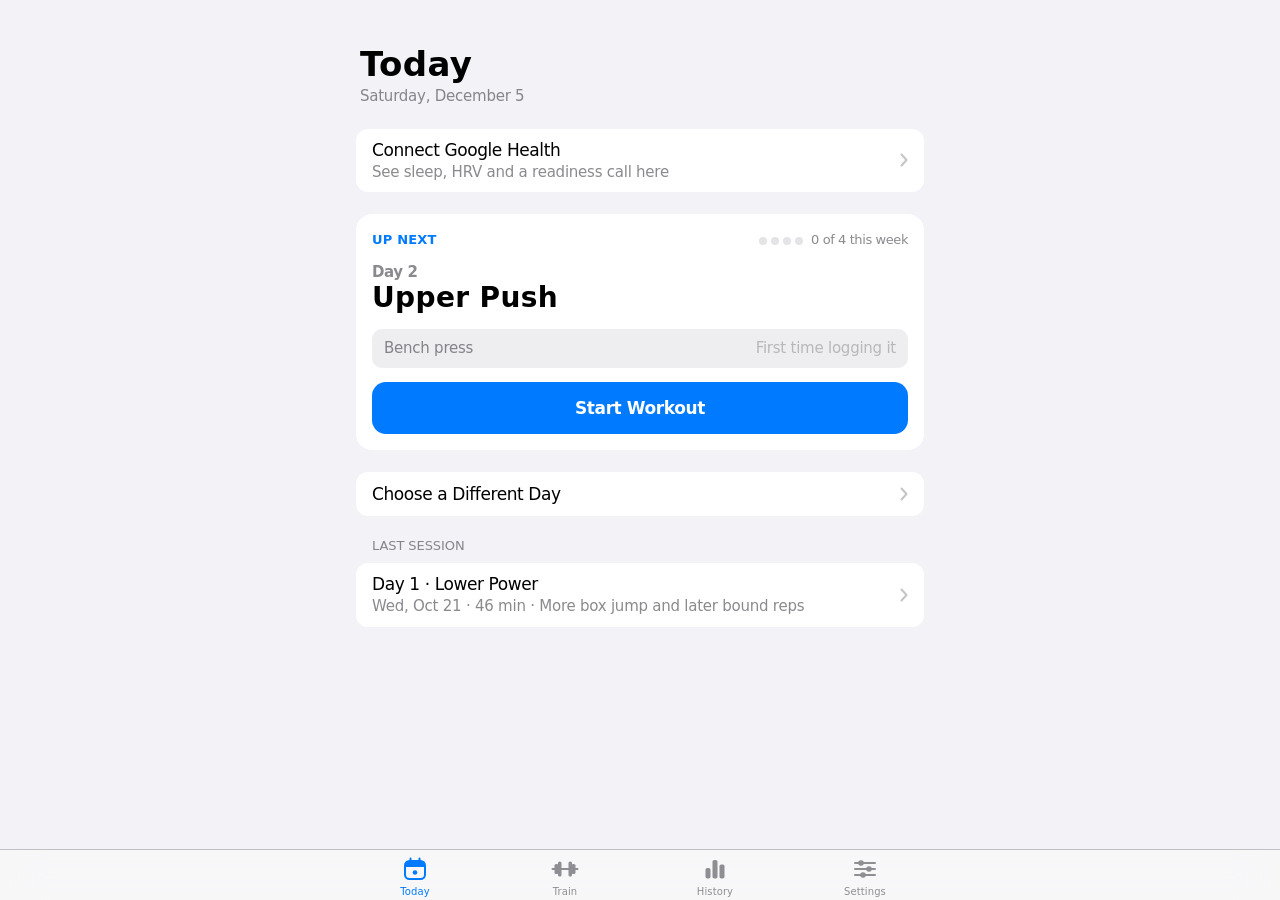
<file: index.html>
<!doctype html>
<html lang="en">
<head>
<meta charset="utf-8">
<meta name="viewport" content="width=device-width, initial-scale=1, viewport-fit=cover">
<title>Lift Tracker</title>
<meta name="description" content="Workout tracker for a 4-day athletic program.">
<meta name="theme-color" content="#F2F2F7" media="(prefers-color-scheme: light)">
<meta name="theme-color" content="#000000" media="(prefers-color-scheme: dark)">
<meta name="apple-mobile-web-app-capable" content="yes">
<meta name="mobile-web-app-capable" content="yes">
<meta name="apple-mobile-web-app-title" content="Lift Tracker">
<meta name="apple-mobile-web-app-status-bar-style" content="default">
<link rel="manifest" href="manifest.webmanifest">
<link rel="icon" href="icons/icon-192.png" type="image/png">
<link rel="apple-touch-icon" href="icons/apple-touch-icon.png">
<link rel="stylesheet" href="styles.css">
<script type="module" src="js/app.js"></script>
</head>
<body>
<header class="navbar" aria-hidden="true"><span id="navTitle"></span></header>
<main class="wrap" id="app" aria-live="polite"></main>
<div class="timerbar" id="timer" hidden><div class="in">
  <div class="t" id="tT">0:00</div>
  <div class="tinfo"><div class="lbl" id="tL"></div><div class="rnd" id="tR"></div></div>
  <button data-act="stoptimer" type="button">Stop</button>
  <div class="tprog"><span id="tP"></span></div>
</div></div>
<nav class="tabs" aria-label="Sections"><div class="in">
  <button type="button" data-act="tab" data-tab="today"><svg viewBox="0 0 28 28"><rect x="4" y="6" width="20" height="18" rx="4.5"/><path class="fill" d="M4 10.5a4.5 4.5 0 0 1 4.5-4.5h11a4.5 4.5 0 0 1 4.5 4.5V12H4z"/><path d="M9.5 3.5v4M18.5 3.5v4"/><circle class="dot" cx="14" cy="17.5" r="2.3"/></svg>Today</button>
  <button type="button" data-act="tab" data-tab="train"><svg viewBox="0 0 28 28"><rect class="fill" x="3.5" y="9" width="4" height="10" rx="1.6"/><rect class="fill" x="20.5" y="9" width="4" height="10" rx="1.6"/><rect class="fill" x="7" y="6.5" width="3.5" height="15" rx="1.6"/><rect class="fill" x="17.5" y="6.5" width="3.5" height="15" rx="1.6"/><path d="M10.5 14h7M1.5 14h2M24.5 14h2"/></svg>Train</button>
  <button type="button" data-act="tab" data-tab="history"><svg viewBox="0 0 28 28"><rect class="fill" x="4.5" y="13" width="5" height="10.5" rx="1.8"/><rect class="fill" x="11.5" y="5" width="5" height="18.5" rx="1.8"/><rect class="fill" x="18.5" y="9.5" width="5" height="14" rx="1.8"/></svg>History</button>
  <button type="button" data-act="tab" data-tab="settings"><svg viewBox="0 0 28 28"><path d="M4 8h20M4 14h20M4 20h20"/><circle class="fill knob" cx="10" cy="8" r="2.8"/><circle class="fill knob" cx="18" cy="14" r="2.8"/><circle class="fill knob" cx="12" cy="20" r="2.8"/></svg>Settings</button>
</div></nav>
<div class="sheet" id="sheet" role="dialog" aria-modal="true" hidden></div>
<div class="ask" id="ask" hidden></div>
<div class="toast" id="toast" role="status" hidden></div>
</body>
</html>
</file>
<file: styles.css>
/* iOS-native look: SF system font, iOS system colors, large titles, inset grouped lists,
   frosted bars. Light and dark follow the phone's setting. */
:root{
  --bg:#F2F2F7; --card:#FFFFFF; --fill:rgba(118,118,128,.12); --fill2:rgba(118,118,128,.2);
  --label:#000000; --label2:rgba(60,60,67,.6); --label3:rgba(60,60,67,.3); --sep:rgba(60,60,67,.29);
  --blue:#007AFF; --green:#34C759; --red:#FF3B30; --orange:#FF9500; --gray-btn:#8E8E93;
  --bar:rgba(249,249,249,.86); --seg-on:#FFFFFF; --dim:rgba(0,0,0,.35);
  --c1:#007AFF; --c2:#FF9500;
  /* aliases used by charts.js */
  --ink:var(--label); --muted:var(--label2); --line:var(--sep); --surface:var(--card);
  --font:-apple-system,BlinkMacSystemFont,"SF Pro Text","Helvetica Neue",system-ui,sans-serif;
  --nav-h:50px; --timer-h:0px;
  color-scheme:light;
}
@media (prefers-color-scheme: dark){:root:not([data-theme="light"]){
  --bg:#000000; --card:#1C1C1E; --fill:rgba(118,118,128,.24); --fill2:rgba(118,118,128,.32);
  --label:#FFFFFF; --label2:rgba(235,235,245,.6); --label3:rgba(235,235,245,.3); --sep:rgba(84,84,88,.65);
  --blue:#0A84FF; --green:#30D158; --red:#FF453A; --orange:#FF9F0A;
  --bar:rgba(22,22,24,.82); --seg-on:#636366; --dim:rgba(0,0,0,.55);
  --c1:#0A84FF; --c2:#CC7000; color-scheme:dark}}
:root[data-theme="dark"]{
  --bg:#000000; --card:#1C1C1E; --fill:rgba(118,118,128,.24); --fill2:rgba(118,118,128,.32);
  --label:#FFFFFF; --label2:rgba(235,235,245,.6); --label3:rgba(235,235,245,.3); --sep:rgba(84,84,88,.65);
  --blue:#0A84FF; --green:#30D158; --red:#FF453A; --orange:#FF9F0A;
  --bar:rgba(22,22,24,.82); --seg-on:#636366; --dim:rgba(0,0,0,.55);
  --c1:#0A84FF; --c2:#CC7000; color-scheme:dark}

*{box-sizing:border-box}
html{-webkit-text-size-adjust:100%}
body{margin:0;background:var(--bg);color:var(--label);font-family:var(--font);font-size:17px;line-height:1.3;letter-spacing:-.41px;-webkit-tap-highlight-color:transparent;-webkit-font-smoothing:antialiased;overscroll-behavior-y:none}
body.timing{--timer-h:72px}
body.locked{overflow:hidden}
button,input,select,textarea{font:inherit;letter-spacing:inherit;color:inherit}
button{cursor:pointer;background:none;border:0;padding:0}
button:disabled{opacity:.3;cursor:default}
:focus-visible{outline:2px solid var(--blue);outline-offset:2px}
p{margin:0}
.tnum{font-variant-numeric:tabular-nums}
.good{color:var(--green)}
.empty{color:var(--label2);font-size:15px;padding:4px 0}
.pad{padding:24px 20px}
.hint{font-size:13px;color:var(--label2);letter-spacing:-.08px}

.wrap{display:block;max-width:600px;margin:0 auto;padding:calc(8px + env(safe-area-inset-top,0px)) max(16px,env(safe-area-inset-right,0px)) calc(var(--nav-h) + var(--timer-h) + 32px + env(safe-area-inset-bottom,0px)) max(16px,env(safe-area-inset-left,0px))}
section.view{display:flex;flex-direction:column;gap:22px}

/* large title + compact bar that appears on scroll */
.lt{padding:36px 4px 0;display:flex;flex-direction:column;gap:2px}
.lt h1{font-size:34px;font-weight:700;letter-spacing:.37px;line-height:41px;margin:0;text-wrap:balance}
.lt-sub{font-size:15px;color:var(--label2);letter-spacing:-.24px}
.lt-top{display:flex;justify-content:space-between;align-items:center;margin-top:-28px;margin-bottom:6px;min-height:28px}
.navbar{position:fixed;inset:0 0 auto;z-index:35;height:calc(44px + env(safe-area-inset-top,0px));padding-top:env(safe-area-inset-top,0px);display:flex;align-items:center;justify-content:center;font-size:17px;font-weight:600;background:transparent;border-bottom:.5px solid transparent;transition:background .2s,border-color .2s;pointer-events:none}
.navbar span{opacity:0;transition:opacity .2s}
body.scrolled .navbar{background:var(--bar);-webkit-backdrop-filter:saturate(180%) blur(20px);backdrop-filter:saturate(180%) blur(20px);border-bottom-color:var(--sep)}
body.scrolled .navbar span{opacity:1}

/* inset grouped lists */
.group{display:flex;flex-direction:column}
.gh{display:flex;justify-content:space-between;align-items:flex-end;gap:12px;padding:0 16px 7px;font-size:13px;text-transform:uppercase;color:var(--label2);letter-spacing:-.08px;min-height:20px}
.gh>span:first-child{flex:1;min-width:0;padding-bottom:1px}
.gh .link{text-transform:none;font-size:15px;letter-spacing:-.24px;min-height:32px;white-space:nowrap;flex:none;max-width:60%;overflow:hidden;text-overflow:ellipsis;display:inline-flex}
.gh .link .ic{flex:none}
.gh-r{text-transform:none;font-size:13px}
.gf{padding:7px 16px 0;font-size:13px;color:var(--label2);letter-spacing:-.08px;line-height:1.35}
.list{background:var(--card);border-radius:12px;overflow:hidden;display:flex;flex-direction:column}
.list.padded{padding:14px 16px;gap:14px}
.list>*+*{position:relative}
.list>*+*::before{content:"";position:absolute;top:0;left:16px;right:0;height:.5px;background:var(--sep)}
.list.padded>*+*::before{display:none}
.list>.checkcell+.checkcell::before{left:54px}

.cell{display:flex;align-items:center;gap:12px;width:100%;min-height:44px;padding:10px 16px;text-align:left;background:var(--card);cursor:pointer}
.cell:active{background:var(--fill2)}
.cell-body{flex:1;min-width:0;display:flex;flex-direction:column;gap:2px}
.cell-title{font-size:17px}
.cell-sub{font-size:15px;color:var(--label2);letter-spacing:-.24px}
.cell-note{display:block;margin-top:2px}
.cell-detail{font-size:15px;color:var(--label2);letter-spacing:-.24px;text-align:right;flex:none;max-width:52%}
.chev{width:8px;height:14px;color:var(--label3);flex:none}
.cell.center{justify-content:center}
.cell.center .cell-body{flex:none;align-items:center}
.destructive,.destructive .cell-title{color:var(--red)!important}
.link-c{color:var(--blue)}
.cell.field{cursor:default}
.cell.field:active{background:var(--card)}
.cell.field input{flex:none;width:auto;max-width:60%;text-align:right;border:0;background:none;color:var(--label2);padding:0;min-height:30px;font-size:17px}
.cell.field input[type=date]{background:var(--fill);color:var(--label);border-radius:7px;padding:4px 10px}

.sicon{width:30px;height:30px;border-radius:7px;display:grid;place-items:center;flex:none}
.sicon svg{width:19px;height:19px}
.sicon.blue{background:#007AFF}.sicon.green{background:#34C759}

/* buttons */
.link{display:inline-flex;align-items:center;gap:6px;color:var(--blue);font-size:17px;min-height:44px}
.link.bold{font-weight:600}
.link .ic{width:15px;height:15px}
.btn{display:inline-flex;align-items:center;justify-content:center;border-radius:12px;min-height:44px;padding:10px 16px;font-size:17px;font-weight:600}
.btn.filled{background:var(--blue);color:#fff}
.btn.filled:active{opacity:.8}
.btn.large{width:100%;min-height:52px;border-radius:14px}
.btn.tinted{background:var(--fill);color:var(--blue);font-weight:600;font-size:15px;padding:8px 0}
.btn.tinted:active{background:var(--fill2)}

/* segmented control */
.seg{display:grid;grid-template-columns:repeat(var(--n),1fr);gap:2px;background:var(--fill);border-radius:9px;padding:2px}
.seg button{border-radius:7px;min-height:32px;font-size:13px;font-weight:500;letter-spacing:-.08px;color:var(--label)}
.seg button[aria-selected="true"]{background:var(--seg-on);font-weight:600;box-shadow:0 3px 8px rgba(0,0,0,.12),0 3px 1px rgba(0,0,0,.04)}

/* today */
.hero{background:var(--card);border-radius:16px;padding:18px 16px 16px;display:flex;flex-direction:column;gap:14px}
.hero-top{display:flex;justify-content:space-between;align-items:center;gap:10px}
.kicker{font-size:13px;font-weight:600;color:var(--blue);text-transform:uppercase;letter-spacing:.2px}
.wk{display:flex;align-items:center;gap:4px;font-size:13px;color:var(--label2)}
.wk .tnum{margin-left:4px}
.wkdot{width:8px;height:8px;border-radius:50%;background:var(--fill2)}
.wkdot.on{background:var(--green)}
.hero-day{font-size:15px;color:var(--label2);font-weight:600}
.hero-name{font-size:28px;font-weight:700;letter-spacing:.36px;line-height:1.15}
.hero-lift{display:flex;justify-content:space-between;align-items:center;gap:10px;padding:10px 12px;background:var(--fill);border-radius:10px;font-size:15px;letter-spacing:-.24px}
.hero-lift>span:first-child{color:var(--label2)}
.hero-lift .tnum{font-weight:600}
.hero-lift .hl-none{color:var(--label3)}
.badge-inc{display:inline-block;background:var(--green);color:#fff;border-radius:6px;padding:1px 6px;font-size:13px;margin-left:4px}

/* train */
.daycell{padding-block:11px}
.daybadge{width:34px;height:34px;border-radius:50%;display:grid;place-items:center;flex:none;background:var(--fill);color:var(--label2);font-weight:600;font-size:17px}
.daybadge.on{background:var(--blue);color:#fff}
.daycell .cell-detail{color:var(--blue);font-weight:500}
.presets{display:grid;grid-template-columns:repeat(5,1fr);gap:8px}

/* session items */
.item{display:flex;flex-direction:column;gap:10px;padding:12px 16px 8px}
.item-head{display:flex;justify-content:space-between;align-items:baseline;gap:4px 12px;flex-wrap:wrap}
.item-head .cell-title{font-weight:600}
.item-head .cell-detail{max-width:none;flex:0 1 auto;min-width:0}
.item-foot{font-size:13px;color:var(--label2);letter-spacing:-.08px;padding-bottom:4px}
.target{display:flex;gap:6px;align-items:flex-start;font-size:15px;font-weight:500;color:var(--label2);letter-spacing:-.24px}
.target .ic{width:16px;height:16px;flex:none;margin-top:2px}
.target.up{color:var(--green)}
.target.warn{color:var(--orange)}
.sets{display:grid;grid-template-columns:28px 1fr 1fr;gap:8px;align-items:center}
.sets .h{font-size:12px;font-weight:500;color:var(--label2);text-transform:uppercase;letter-spacing:0}
.sets .i{font-size:15px;color:var(--label2);text-align:center}
.sets input{width:100%;min-width:0;min-height:48px;border:0;border-radius:10px;background:var(--fill);padding:10px 12px;font-size:20px;font-weight:500;font-variant-numeric:tabular-nums;-webkit-appearance:none;appearance:none}
.sets input:focus{outline:none;box-shadow:inset 0 0 0 2px var(--blue)}
.sets input::placeholder{color:var(--label3)}
.addset{align-self:flex-start;font-size:15px}
.pips{display:flex;gap:8px;flex-wrap:wrap}
.pip{width:46px;height:46px;border-radius:50%;background:var(--fill);font-size:17px;font-weight:600;color:var(--label2);font-variant-numeric:tabular-nums}
.pip.on{background:var(--blue);color:#fff}
.pip.add{background:none;border:1.5px dashed var(--label3);color:var(--blue)}
.checkcell{min-height:50px}
.circle{width:26px;height:26px;border-radius:50%;border:2px solid var(--label3);flex:none;display:grid;place-items:center}
.checkcell.on .circle{background:var(--blue);border-color:var(--blue)}
.checkcell.on .circle::after{content:"";width:10px;height:5.5px;border-left:2.2px solid #fff;border-bottom:2.2px solid #fff;transform:translateY(-1px) rotate(-45deg)}
.checkcell.on .cell-title{color:var(--label2)}
textarea{width:100%;min-height:88px;border:0;background:none;padding:0;resize:vertical;font-size:17px;line-height:1.35}
textarea:focus{outline:none}
textarea::placeholder{color:var(--label3)}

/* history */
.prs{display:grid;grid-template-columns:1fr 1fr;gap:10px}
.pr{background:var(--card);border-radius:12px;padding:12px 14px;display:flex;flex-direction:column;gap:2px;min-width:0}
.pr-l{font-size:13px;font-weight:600;color:var(--blue);text-transform:uppercase;letter-spacing:.2px}
.pr-v{font-size:28px;font-weight:700;letter-spacing:.36px}
.pr-v small{font-size:17px;font-weight:600;color:var(--label2);margin-left:1px}
.pr-s{font-size:12px;color:var(--label2);letter-spacing:0}
.chart{width:100%;height:auto;display:block;touch-action:manipulation}
.chart text{fill:var(--label2);font-family:var(--font);font-size:10px;letter-spacing:0;font-variant-numeric:tabular-nums}
.chart text.dl{fill:var(--label);font-size:11px;font-weight:600}
.chart .hit{cursor:pointer}
.legend{display:flex;gap:16px;flex-wrap:wrap;font-size:13px;color:var(--label2)}
.legend i{display:inline-block;width:9px;height:9px;border-radius:50%;margin-right:6px}
.menu{position:relative;display:inline-flex;align-items:center;text-transform:none}
.menu select{-webkit-appearance:none;appearance:none;border:0;background:none;color:var(--blue);font-size:15px;letter-spacing:-.24px;padding:6px 18px 6px 0;max-width:62vw;text-overflow:ellipsis;text-align:right;min-height:32px}
.menu::after{content:"";position:absolute;right:2px;top:50%;width:6px;height:6px;border-right:1.6px solid var(--blue);border-bottom:1.6px solid var(--blue);transform:translateY(-70%) rotate(45deg);pointer-events:none}

/* program editor */
.field-row{display:flex;align-items:center;gap:12px;font-size:17px}
.field-row input{flex:1;min-width:0;text-align:right;border:0;background:none;color:var(--label2);padding:4px 0;font-size:17px}
.eblock{display:flex;align-items:center;gap:8px;padding:8px 10px 8px 16px}
.eb-name,.ei-name,.ei-note{flex:1;min-width:0;border:0;background:none;padding:6px 0;font-size:17px}
.eb-name{font-weight:600}
.eb-timer{display:flex;align-items:center;gap:6px;padding:4px 16px 10px;font-size:13px;color:var(--label2)}
.eb-timer .ic{width:9px;height:10px}
.eitem{display:flex;flex-direction:column;gap:6px;padding:8px 10px 10px 16px}
.ei-top{display:flex;align-items:center;gap:8px}
.ei-note{font-size:15px;color:var(--label2);background:var(--fill);border-radius:8px;padding:8px 10px}
.ei-fields{display:flex;gap:8px;align-items:flex-end;flex-wrap:wrap}
.mini{display:flex;flex-direction:column;gap:2px;width:62px}
.mini span{font-size:11px;font-weight:500;color:var(--label2);text-transform:uppercase}
.mini input{width:100%;border:0;border-radius:8px;background:var(--fill);padding:7px 8px;font-size:16px;font-variant-numeric:tabular-nums;min-height:36px}
.tag{font-size:12px;font-weight:600;color:var(--label2);background:var(--fill);border-radius:6px;padding:5px 8px;align-self:flex-end;margin-bottom:4px}
.rbtns{display:flex;gap:6px;flex:none}
.rbtn{width:36px;height:36px;border-radius:50%;background:var(--fill);color:var(--blue);display:grid;place-items:center}
.rbtn .ic{width:14px;height:14px}
.rbtn.destructive{color:var(--red)}
.eadd{display:flex;gap:18px;padding:2px 16px 4px;flex-wrap:wrap}
.eadd .link{font-size:15px}
.eb-name:focus,.ei-name:focus,.field-row input:focus{outline:none}

/* sheet (iOS card-style modal) */
body.locked::after{content:"";position:fixed;inset:0;z-index:39;background:var(--dim)}
.sheet{position:fixed;left:0;right:0;bottom:0;top:calc(10px + env(safe-area-inset-top,0px));z-index:40;background:var(--bg);border-radius:12px 12px 0 0;overflow-y:auto;-webkit-overflow-scrolling:touch;overscroll-behavior:contain;padding-bottom:calc(32px + env(safe-area-inset-bottom,0px))}
.sheet[hidden]{display:none}
.sheet.enter{animation:sheetUp .32s cubic-bezier(.2,.9,.25,1)}
@keyframes sheetUp{from{transform:translateY(100%)}to{transform:none}}
.sheetbar{position:sticky;top:0;z-index:2;display:grid;grid-template-columns:1fr auto 1fr;align-items:center;gap:8px;min-height:56px;padding:0 16px;background:var(--bar);-webkit-backdrop-filter:saturate(180%) blur(20px);backdrop-filter:saturate(180%) blur(20px);border-bottom:.5px solid var(--sep)}
.sheetbar .link:last-child{justify-self:end}
.sheettitle{font-weight:600;font-size:17px;white-space:nowrap;overflow:hidden;text-overflow:ellipsis;max-width:56vw}
.sbody{max-width:600px;margin:0 auto;display:flex;flex-direction:column;gap:22px;padding:20px max(16px,env(safe-area-inset-right,0px)) 0 max(16px,env(safe-area-inset-left,0px))}

/* confirmation (iOS action sheet) */
.ask{position:fixed;inset:0;z-index:60;background:var(--dim);display:flex;align-items:flex-end;justify-content:center;padding:8px 8px calc(8px + env(safe-area-inset-bottom,0px))}
.ask[hidden]{display:none}
.actionsheet{width:100%;max-width:440px;display:flex;flex-direction:column;gap:8px;animation:sheetUp .28s cubic-bezier(.2,.9,.25,1)}
.as-group{background:var(--bar);-webkit-backdrop-filter:saturate(180%) blur(30px);backdrop-filter:saturate(180%) blur(30px);border-radius:14px;overflow:hidden;display:flex;flex-direction:column}
.as-head{padding:14px 16px;text-align:center;display:flex;flex-direction:column;gap:4px;border-bottom:.5px solid var(--sep)}
.as-title{font-size:13px;font-weight:600;color:var(--label2);letter-spacing:-.08px}
.as-msg{font-size:13px;color:var(--label2);letter-spacing:-.08px}
.as-btn{min-height:57px;font-size:20px;color:var(--blue);letter-spacing:.38px}
.as-btn:active{background:var(--fill)}
.as-btn.cancel{font-weight:600;background:var(--card)}

/* timer (floating, like a Live Activity) */
.timerbar{position:fixed;left:max(10px,env(safe-area-inset-left,0px));right:max(10px,env(safe-area-inset-right,0px));bottom:calc(var(--nav-h) + 8px + env(safe-area-inset-bottom,0px));z-index:20;height:64px;max-width:580px;margin:0 auto;border-radius:20px;background:rgba(28,28,30,.94);-webkit-backdrop-filter:blur(20px);backdrop-filter:blur(20px);color:#fff;box-shadow:0 8px 24px rgba(0,0,0,.25);overflow:hidden}
.timerbar[hidden]{display:none}
.timerbar .in{height:100%;display:flex;align-items:center;gap:14px;padding:0 10px 0 18px;position:relative}
.timerbar .t{font-family:ui-rounded,var(--font);font-size:34px;font-weight:600;font-variant-numeric:tabular-nums;letter-spacing:0;min-width:3.1ch;color:var(--orange)}
.timerbar .tinfo{flex:1;min-width:0;display:flex;flex-direction:column;gap:1px}
.timerbar .lbl{font-size:15px;font-weight:600;white-space:nowrap;overflow:hidden;text-overflow:ellipsis}
.timerbar .rnd{font-size:13px;color:rgba(235,235,245,.6);font-variant-numeric:tabular-nums}
.timerbar button{background:rgba(255,255,255,.16);color:#fff;border-radius:22px;padding:0 18px;min-height:44px;font-weight:600;font-size:15px}
.tprog{position:absolute;left:0;right:0;bottom:0;height:3px;background:rgba(255,255,255,.12)}
.tprog span{display:block;height:100%;background:var(--orange);transform-origin:left;transition:transform .25s linear}
.timerbar.flash .t{color:#fff}
.timerbar.flash{background:var(--orange)}
.timerbar.flash .tprog span{background:#fff}

/* tab bar */
nav.tabs{position:fixed;left:0;right:0;bottom:0;z-index:30;background:var(--bar);-webkit-backdrop-filter:saturate(180%) blur(20px);backdrop-filter:saturate(180%) blur(20px);border-top:.5px solid var(--sep);padding:0 env(safe-area-inset-right,0px) env(safe-area-inset-bottom,0px) env(safe-area-inset-left,0px)}
nav.tabs .in{max-width:600px;margin:0 auto;display:grid;grid-template-columns:repeat(4,1fr);height:var(--nav-h)}
nav.tabs button{display:flex;flex-direction:column;align-items:center;justify-content:center;gap:2px;font-size:10px;font-weight:500;letter-spacing:.1px;color:var(--gray-btn);padding-top:3px}
nav.tabs svg{width:28px;height:28px;stroke:currentColor;fill:none;stroke-width:2;stroke-linecap:round;stroke-linejoin:round}
nav.tabs svg .fill,nav.tabs svg .dot{fill:currentColor;stroke:none}
nav.tabs svg .knob{stroke:var(--bar);stroke-width:0}
nav.tabs button[aria-current="page"]{color:var(--blue)}

.toast{position:fixed;left:50%;top:calc(env(safe-area-inset-top,0px) + 10px);transform:translateX(-50%);background:var(--bar);-webkit-backdrop-filter:saturate(180%) blur(20px);backdrop-filter:saturate(180%) blur(20px);color:var(--label);padding:12px 20px;border-radius:24px;font-weight:600;font-size:15px;z-index:70;white-space:nowrap;box-shadow:0 6px 20px rgba(0,0,0,.15)}
.toast[hidden]{display:none}
@media (prefers-reduced-motion:reduce){.sheet.enter,.actionsheet{animation:none}}

/* weight on rounds items (carries, sled) */
.rw{display:flex;align-items:center;gap:10px;font-size:15px;color:var(--label2);letter-spacing:-.24px}
.rw input{width:110px;min-height:44px;border:0;border-radius:10px;background:var(--fill);padding:8px 12px;font-size:20px;font-weight:500;font-variant-numeric:tabular-nums;color:var(--label);-webkit-appearance:none;appearance:none}
.rw input:focus{outline:none;box-shadow:inset 0 0 0 2px var(--blue)}
.rw input::placeholder{color:var(--label3)}
.rw-u{margin-left:-2px}
/* iOS switch */
.mini.sw{width:auto}
.mini.sw input{-webkit-appearance:none;appearance:none;width:51px;height:31px;min-height:31px;border-radius:16px;background:var(--fill2);position:relative;padding:0;cursor:pointer;transition:background .2s;margin:2px 0 3px}
.mini.sw input::after{content:"";position:absolute;top:2px;left:2px;width:27px;height:27px;border-radius:50%;background:#fff;box-shadow:0 3px 8px rgba(0,0,0,.15),0 1px 1px rgba(0,0,0,.16);transition:transform .2s}
.mini.sw input:checked{background:var(--green)}
.mini.sw input:checked::after{transform:translateX(20px)}

/* "How to" explanations */
.howbtn{align-self:flex-start;font-size:15px;min-height:32px;margin-top:-6px}
.howbtn .ic{width:17px;height:17px}
.how{font-size:15px;line-height:1.4;color:var(--label);background:var(--fill);border-radius:10px;padding:10px 12px;letter-spacing:-.24px}
.ei-how{font-size:15px;color:var(--label2);background:var(--fill);border-radius:8px;padding:8px 10px;min-height:0;line-height:1.35}
/* checkbox exercise with a weight box (rehab raises) */
.wtcheck{cursor:default;gap:10px;padding-block:6px}
.wtcheck:active{background:var(--card)}
.checkbtn{display:flex;align-items:center;gap:12px;flex:1;min-width:0;min-height:44px;text-align:left}
.rw.compact{gap:6px;flex:none}
.rw.compact>span:first-child{display:none}
.rw.compact input{width:72px}
.wtcheck.on .cell-title{color:var(--label2)}

/* watch workouts (Google Health) */
.watchcell{cursor:default;padding-right:10px}
.watchcell:active{background:var(--card)}
.watchbtn{display:flex;align-items:center;gap:12px;flex:1;min-width:0;min-height:44px;text-align:left}
.watchcell .rbtn{color:var(--label2);font-size:13px}
.watchnote::before{content:"♥ ";color:var(--red)}
.cell.field>.cell-detail{margin-left:auto}
.cell.field .seg{flex:1}

/* recovery (vitals) */
:root{--m-sleep:#5856D6;--m-hrv:#007AFF;--m-rhr:#FF2D55;--m-rr:#30B0C7;--m-steps:#FF9500;--m-vo2:#34C759;--m-weight:#AF52DE;
  --st-deep:#3634A3;--st-rem:#5AC8FA;--st-light:#007AFF;--st-awake:#FF9F7A}
@media (prefers-color-scheme: dark){:root:not([data-theme="light"]){--m-sleep:#5E5CE6;--m-hrv:#0A84FF;--m-rhr:#FF375F;--m-rr:#40C8E0;--m-steps:#FF9F0A;--m-vo2:#30D158;--m-weight:#BF5AF2;
  --st-deep:#5E5CE6;--st-rem:#64D2FF;--st-light:#0A84FF;--st-awake:#FF9F7A}}
:root[data-theme="dark"]{--m-sleep:#5E5CE6;--m-hrv:#0A84FF;--m-rhr:#FF375F;--m-rr:#40C8E0;--m-steps:#FF9F0A;--m-vo2:#30D158;--m-weight:#BF5AF2;
  --st-deep:#5E5CE6;--st-rem:#64D2FF;--st-light:#0A84FF;--st-awake:#FF9F7A}
.tiles{display:grid;grid-template-columns:1fr 1fr;gap:10px}
.tile{position:relative;display:flex;flex-direction:column;gap:2px;min-width:0;text-align:left;background:var(--card);border-radius:14px;padding:12px 14px 10px}
.tile:active{background:var(--fill2)}
.tile .chev{position:absolute;top:14px;right:12px}
.tile-l{font-size:13px;font-weight:600;color:var(--label2);padding-right:14px}
.tile-v{display:flex;align-items:baseline;gap:4px;margin-top:2px}
.tile-v .tnum{font-size:30px;font-weight:700;letter-spacing:.3px;line-height:1.1}
.tile-v small{font-size:13px;color:var(--label2);font-weight:500}
.tile-s{font-size:12.5px;color:var(--label2);letter-spacing:-.08px;min-height:1.3em}
.tile-s.good,.dz.good{color:var(--green)}.tile-s.bad,.dz.bad{color:var(--red)}.tile-s.warn{color:var(--orange)}
.spark{width:100%;height:30px;display:block;margin-top:4px}
.pill{display:inline-flex;align-items:center;gap:5px;border-radius:999px;padding:3px 10px;font-size:13px;font-weight:600;flex:none;white-space:nowrap}
.pill::before{content:"";width:7px;height:7px;border-radius:50%;background:currentColor}
.pill.good{color:var(--green);background:color-mix(in srgb,var(--green) 15%,transparent)}
.pill.warn{color:var(--orange);background:color-mix(in srgb,var(--orange) 16%,transparent)}
.pill.bad{color:var(--red);background:color-mix(in srgb,var(--red) 14%,transparent)}
.pill.neutral{color:var(--label2);background:var(--fill)}
.nightbtn{display:flex;flex-direction:column;gap:12px;width:100%;text-align:left}
.row.between{display:flex;justify-content:space-between;align-items:center;gap:10px}
.stats{display:grid;grid-template-columns:repeat(4,1fr);gap:8px}
.stat{display:flex;flex-direction:column;gap:1px;min-width:0}
.stat-v{font-size:17px;font-weight:600}
.stat-l{font-size:12px;color:var(--label2);text-transform:uppercase;letter-spacing:0}
.stagebar{display:flex;height:10px;border-radius:5px;overflow:hidden;background:var(--fill);gap:2px}
.stagebar span{display:block;height:100%}
.advice{font-size:15px;letter-spacing:-.24px}
.notes{margin:0;padding-left:18px;display:flex;flex-direction:column;gap:4px;font-size:14px;color:var(--label2)}
.hero-ready{display:flex;gap:10px;align-items:center;font-size:15px;letter-spacing:-.24px;flex-wrap:wrap}
/* trend sheet */
.iconbtn{width:32px;height:32px;border-radius:50%;background:var(--fill);color:var(--label2);font-size:14px;font-weight:600;display:grid;place-items:center}
.sb-r{justify-self:end}
.dread{display:flex;flex-direction:column;gap:2px;padding:0 4px}
.dread-v{display:flex;align-items:baseline;gap:5px}
.dread-v .tnum{font-size:44px;font-weight:700;letter-spacing:.3px;line-height:1.05}
.dread-v small{font-size:15px;color:var(--label2)}
.dchart{width:100%;height:auto;display:block;touch-action:none;cursor:crosshair}
.dchart text{fill:var(--label2);font-family:var(--font);font-size:10px;font-variant-numeric:tabular-nums}
.dstats{display:grid;grid-template-columns:repeat(4,1fr);gap:8px;background:var(--card);border-radius:12px;padding:12px 14px}
.dstats>div{display:flex;flex-direction:column;gap:2px;min-width:0}
.drow{display:grid;grid-template-columns:1fr auto 56px;gap:3px 10px;align-items:baseline;width:100%;text-align:left;padding:11px 16px;background:var(--card)}
.drow.on{background:color-mix(in srgb,var(--blue) 12%,var(--card))}
.drow .dv{font-weight:600}.drow .dv small{font-weight:500;color:var(--label2);font-size:12px}
.drow .dz{font-size:13px;text-align:right;color:var(--label2)}
.drow .dx{grid-column:1/-1;font-size:13px;color:var(--label2)}
.drow .dx .stagebar{height:6px;margin-top:3px}

/* focus mode (live workout) */
.muted{color:var(--label2)}
.small{font-size:13px}
.grow{flex:1}
.stepstrip{display:flex;gap:8px;overflow-x:auto;scrollbar-width:none;margin:-6px calc(-1 * max(16px,env(safe-area-inset-left,0px))) 0;padding:2px max(16px,env(safe-area-inset-left,0px));scroll-behavior:smooth}
.stepstrip::-webkit-scrollbar{display:none}
.stepchip{flex:none;padding:7px 13px;border-radius:999px;background:var(--fill);font-size:14px;font-weight:500;color:var(--label);white-space:nowrap;min-height:34px}
.stepchip.done{color:var(--green)}
.stepchip.on{background:var(--blue);color:#fff}
.fcard{background:var(--card);border-radius:16px;padding:16px;display:flex;flex-direction:column;gap:14px}
.fhead{display:flex;flex-direction:column;gap:4px}
.fhead h2{font-size:24px;font-weight:700;letter-spacing:.3px;margin:0;line-height:1.2}
.fhead p{margin:0;font-size:15px;letter-spacing:-.24px}
.fhead .howbtn{margin-top:0}
.fsets{display:flex;flex-direction:column;gap:6px}
.fsets:empty{display:none}
.fset{display:grid;grid-template-columns:24px auto 1fr auto;gap:10px;align-items:center;min-height:44px;padding:0 12px;border-radius:10px;background:var(--fill);font-size:16px;text-align:left;width:100%}
.fset .tnum{justify-self:end;font-weight:600}
.fset.todo{background:none;border:1px dashed var(--sep);grid-template-columns:24px auto 1fr}
.fset.todo .tnum{font-weight:500}
.fedit{font-size:13px;color:var(--blue)}
.fcheck,.fdot{width:22px;height:22px;border-radius:50%;flex:none;display:grid;place-items:center}
.fcheck{background:var(--green)}
.fcheck::after{content:"";width:9px;height:5px;border-left:2px solid #fff;border-bottom:2px solid #fff;transform:translateY(-1px) rotate(-45deg)}
.fdot{border:2px solid var(--label3)}
.fcur{display:flex;flex-direction:column;gap:12px;padding:14px;border-radius:14px;background:color-mix(in srgb,var(--blue) 8%,var(--card));box-shadow:inset 0 0 0 1.5px color-mix(in srgb,var(--blue) 40%,transparent)}
.fcur-h{display:flex;justify-content:space-between;font-size:15px;font-weight:600}
.stepper{display:grid;grid-template-columns:60px 1fr 60px;gap:8px;align-items:center}
.st-l{font-size:15px;color:var(--label2)}
.st-b{height:60px;border-radius:14px;background:var(--fill);color:var(--blue);font-size:28px;font-weight:500;line-height:1}
.st-b:active{background:var(--fill2)}
.st-v{display:flex;align-items:baseline;justify-content:center;gap:6px;height:60px;border-radius:14px;background:var(--card);padding:0 8px}
.st-v input{width:4.2ch;flex:0 1 auto;min-width:0;border:0;background:none;text-align:right;font-size:34px;font-weight:700;color:var(--label);padding:0;-webkit-appearance:none;appearance:none;align-self:center}
.st-v input:focus{outline:none}
.st-v small{font-size:15px;color:var(--label2);flex:none;align-self:center}
.fdone{padding:4px 0}
.frow{display:flex;justify-content:space-between;align-items:center;gap:10px;flex-wrap:wrap}
.frow .link{font-size:15px;min-height:36px}
.fhint:empty{display:none}
.fgoal{display:flex;align-items:baseline;gap:8px}
.fgoal .tnum{font-size:34px;font-weight:700}
.pips.big .pip{width:56px;height:56px;font-size:20px}
.fchecks{margin:-4px -16px 0;border-radius:0;background:none}
.fnav{display:flex;gap:10px}
.fnav .btn{min-height:50px;font-size:16px;padding:10px 14px;white-space:nowrap;overflow:hidden;text-overflow:ellipsis}
.fnav .btn.grow{flex:1;min-width:0}
.focus .lt{padding-top:24px}
.btn .ic{width:18px;height:18px;margin-right:6px}
</file>
